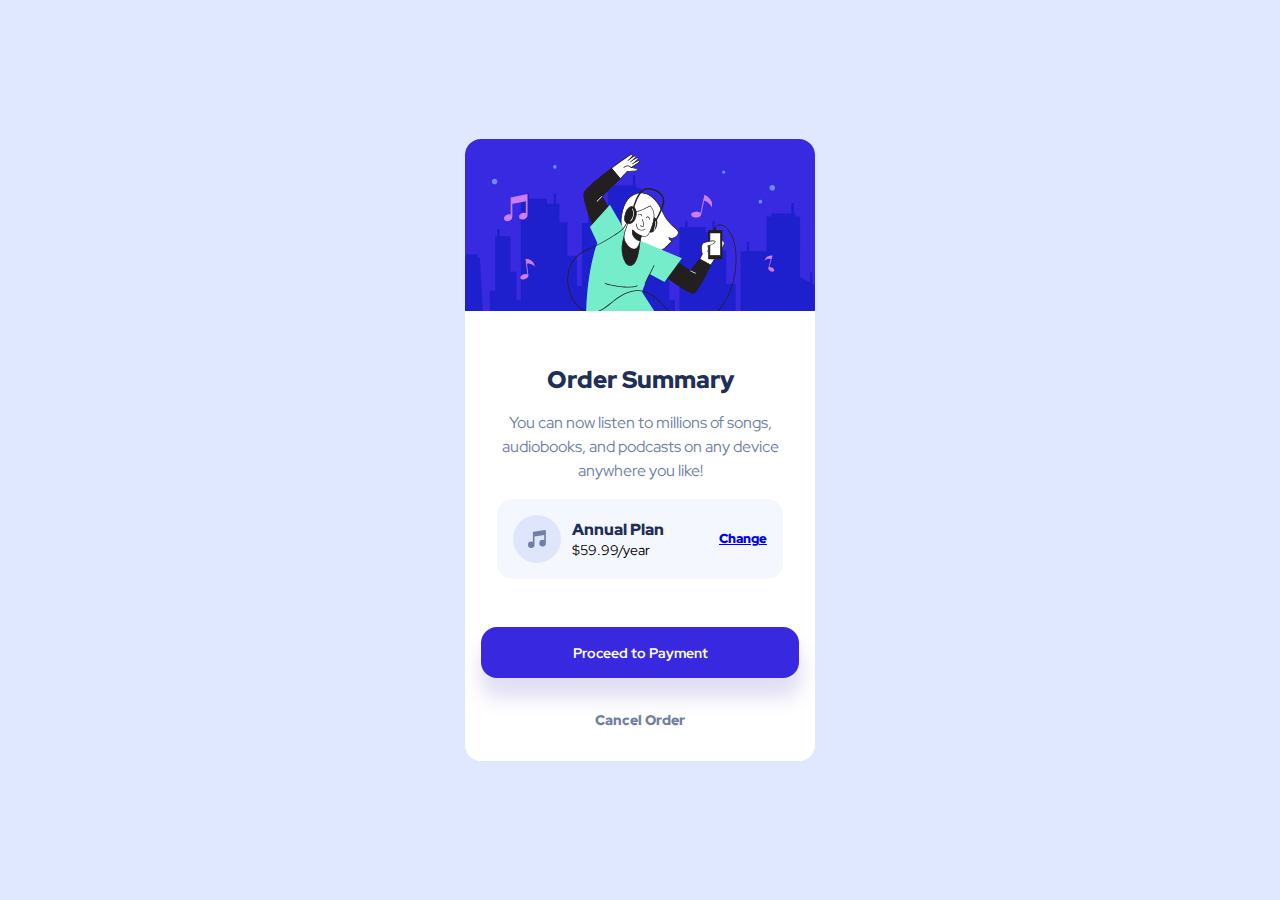
<file: order-summary-component-main/index.html>
<!DOCTYPE html>
<html lang="en">
  <head>
    <meta charset="UTF-8" />
    <meta name="viewport" content="width=device-width, initial-scale=1.0" />
    <!-- displays site properly based on user's device -->

    <link
      rel="icon"
      type="image/png"
      sizes="32x32"
      href="./images/favicon-32x32.png"
    />
    <link rel="stylesheet" href="style.css" />
    <link rel="preconnect" href="https://fonts.googleapis.com" />
    <link rel="preconnect" href="https://fonts.gstatic.com" crossorigin />
    <link
      href="https://fonts.googleapis.com/css2?family=Red+Hat+Display:wght@500;700;900&display=swap"
      rel="stylesheet"
    />

    <title>Frontend Mentor | Order summary card</title>
  </head>
  <body>
    <div class="container">
      <div class="card">
        <div class="card-top">
          <img src="./images/illustration-hero.svg" alt="" />
        </div>

        <div class="content">
          <h2>Order Summary</h2>
          <p>
            You can now listen to millions of songs, audiobooks, and podcasts on
            any device anywhere you like!
          </p>
          <div class="subscribe-container">
            <svg xmlns="http://www.w3.org/2000/svg" width="48" height="48">
              <g fill="none" fill-rule="evenodd">
                <circle cx="24" cy="24" r="24" fill="#DFE6FB" />
                <path
                  fill="#717FA6"
                  fill-rule="nonzero"
                  d="M32.574 15.198a.81.81 0 00-.646-.19L20.581 16.63a.81.81 0 00-.696.803V26.934a3.232 3.232 0 00-1.632-.44A3.257 3.257 0 0015 29.747 3.257 3.257 0 0018.253 33a3.257 3.257 0 003.253-3.253v-8.37l9.726-1.39v5.327a3.232 3.232 0 00-1.631-.441 3.257 3.257 0 00-3.254 3.253 3.257 3.257 0 003.254 3.253 3.257 3.257 0 003.253-3.253V15.81a.81.81 0 00-.28-.613z"
                />
              </g>
            </svg>
            <div class="price-content">
              <h4>Annual Plan</h4>
              <span>$59.99/year</span>
            </div>
            <a href="#">Change</a>
          </div>
        </div>
        <div class="controls">
          <button class="proceed-btn">Proceed to Payment</button>
          <button class="cancel-btn">Cancel Order</button>
        </div>
      </div>
    </div>
  </body>
</html>
</file>
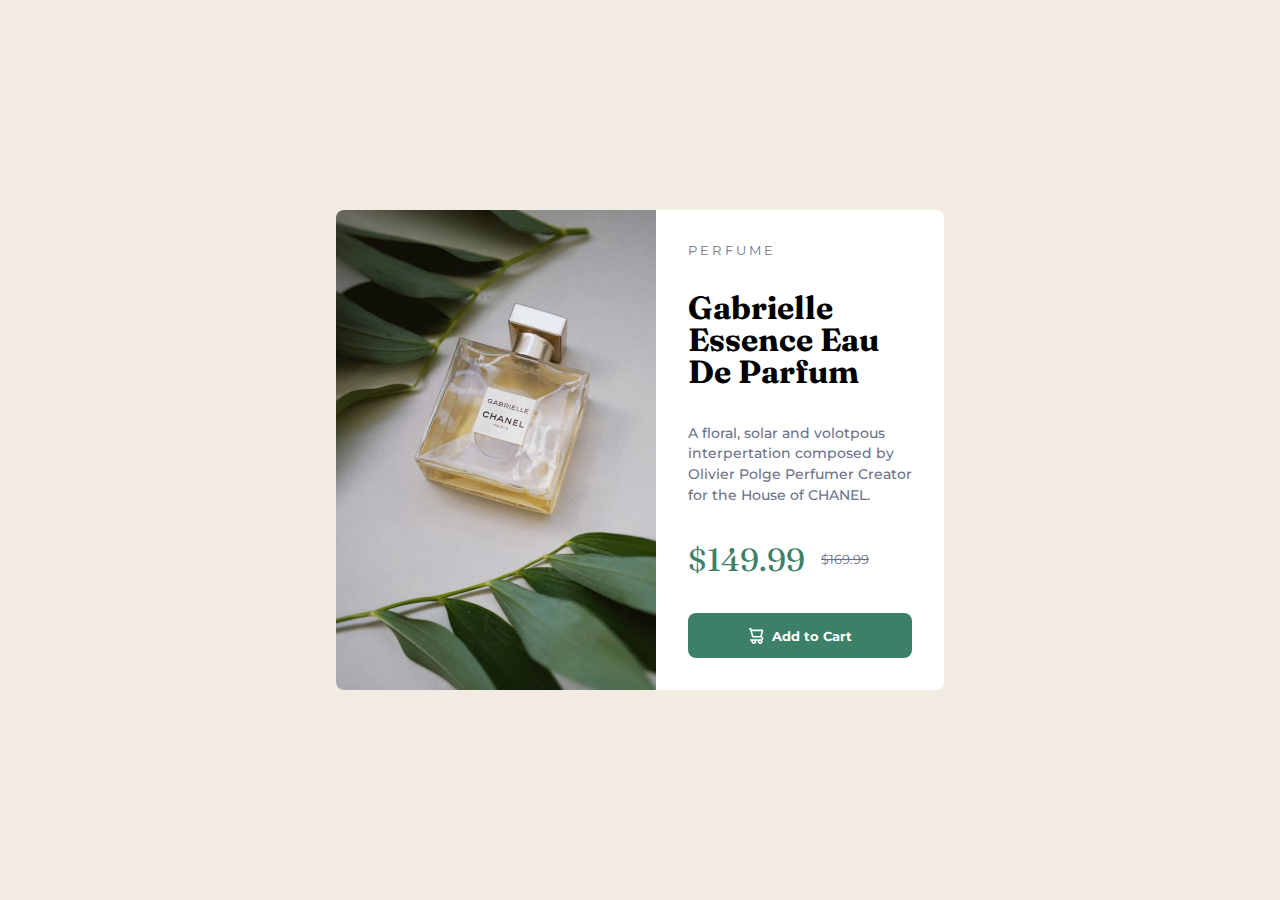
<file: product-preview-card-component-main/index.html>
<!DOCTYPE html>
<html lang="en">
  <head>
    <meta charset="UTF-8" />
    <meta name="viewport" content="width=device-width, initial-scale=1.0" />
    <!-- displays site properly based on user's device -->

    <link
      rel="icon"
      type="image/png"
      sizes="32x32"
      href="./images/favicon-32x32.png"
    />
    <link rel="preconnect" href="https://fonts.googleapis.com" />
    <link rel="preconnect" href="https://fonts.gstatic.com" crossorigin />
    <link
      href="https://fonts.googleapis.com/css2?family=Fraunces:opsz,wght@9..144,700&family=Montserrat:wght@500;700&display=swap"
      rel="stylesheet"
    />

    <link rel="stylesheet" href="style.css" />

    <title>Frontend Mentor | Product preview card component</title>
  </head>
  <body>
    <div class="container">
      <div class="product-card">
        <img
          class="desktop-img"
          src="./images/image-product-desktop.jpg"
          alt=""
        />
        <img
          class="mobile-img"
          src="./images/image-product-mobile.jpg"
          alt="product image"
        />
        <div class="card-content">
          <small class="subheader">Perfume</small>
          <h1>Gabrielle Essence Eau De Parfum</h1>
          <p>
            A floral, solar and volotpous interpertation composed by Olivier
            Polge Perfumer Creator for the House of CHANEL.
          </p>
          <div class="price">
            <span>$149.99</span>
            <small>$169.99</small>
          </div>
          <button class="btn">
            <div class="btn-text">
              <svg width="15" height="16" xmlns="http://www.w3.org/2000/svg">
                <path
                  d="M14.383 10.388a2.397 2.397 0 0 0-1.518-2.222l1.494-5.593a.8.8 0 0 0-.144-.695.8.8 0 0 0-.631-.28H2.637L2.373.591A.8.8 0 0 0 1.598 0H0v1.598h.983l1.982 7.4a.8.8 0 0 0 .799.59h8.222a.8.8 0 0 1 0 1.599H1.598a.8.8 0 1 0 0 1.598h.943a2.397 2.397 0 1 0 4.507 0h1.885a2.397 2.397 0 1 0 4.331-.376 2.397 2.397 0 0 0 1.12-2.021ZM11.26 7.99H4.395L3.068 3.196h9.477L11.26 7.991Zm-6.465 6.392a.8.8 0 1 1 0-1.598.8.8 0 0 1 0 1.598Zm6.393 0a.8.8 0 1 1 0-1.598.8.8 0 0 1 0 1.598Z"
                  fill="#FFF"
                />
              </svg>
              <span>Add to Cart</span>
            </div>
          </button>
        </div>
      </div>
    </div>
  </body>
</html>
</file>
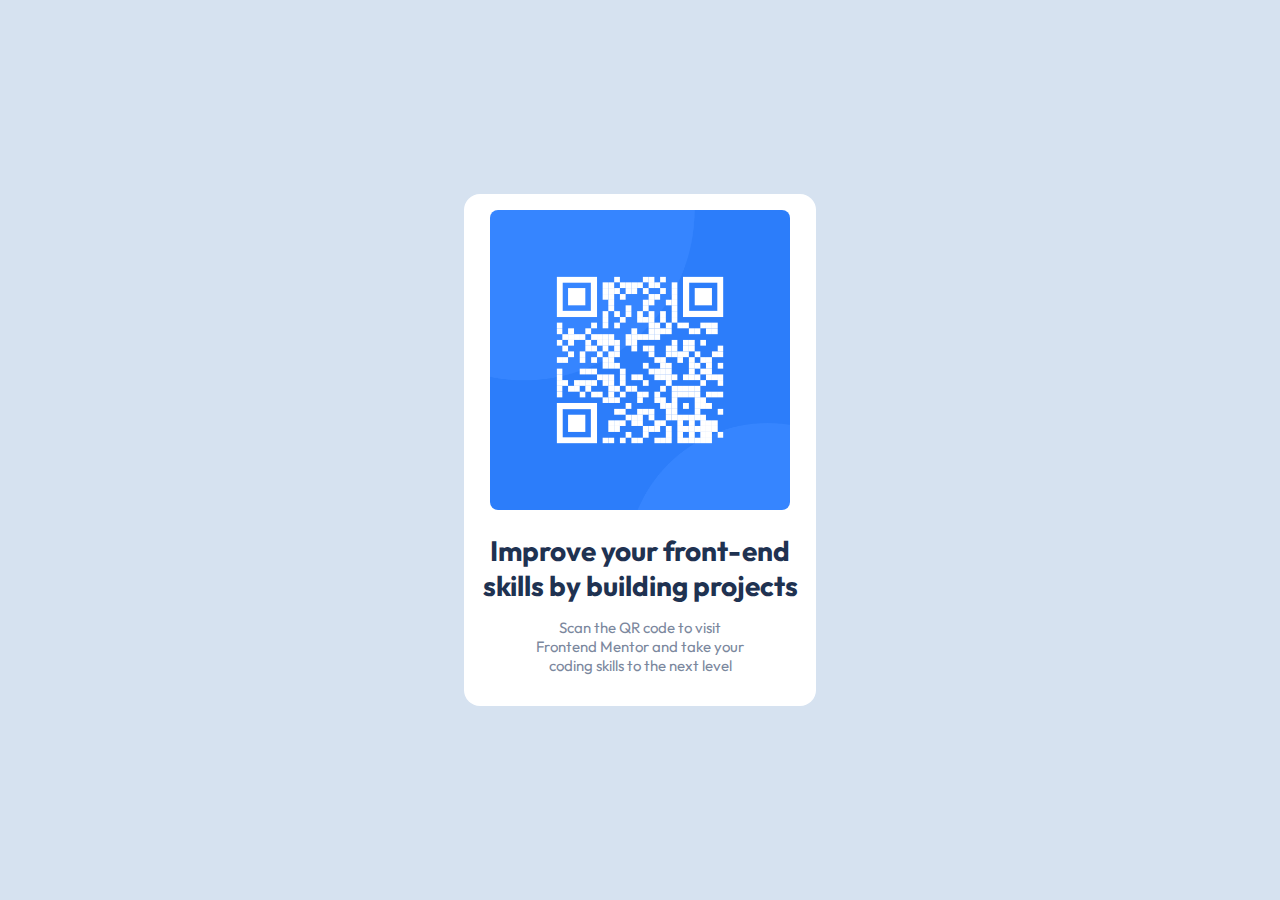
<file: qr-code-component-main/index.html>
<!DOCTYPE html>
<html lang="en">
  <head>
    <meta charset="UTF-8" />
    <meta name="viewport" content="width=device-width, initial-scale=1.0" />
    <!-- displays site properly based on user's device -->

    <link
      rel="icon"
      type="image/png"
      sizes="32x32"
      href="./images/favicon-32x32.png"
    />
    <link rel="stylesheet" href="style.css" />
    <link rel="preconnect" href="https://fonts.googleapis.com" />
    <link rel="preconnect" href="https://fonts.gstatic.com" crossorigin />
    <link
      href="https://fonts.googleapis.com/css2?family=Outfit&display=swap"
      rel="stylesheet"
    />
    <title>Frontend Mentor | QR code component</title>
  </head>
  <body>
    <div class="card">
      <div class="image-container">
        <img src="images/image-qr-code.png" alt="qrcode" />
      </div>
      <div class="content">
        <h1>Improve your front-end skills by building projects</h1>
        <div class="paragraph">
          <p>
            Scan the QR code to visit Frontend Mentor and take your coding
            skills to the next level
          </p>
        </div>
      </div>
    </div>
  </body>
</html>
</file>
<file: order-summary-component-main/style.css>
:root {
    --clr-paleblue: hsl(225, 100%, 94%);
    --clr-brightblue: hsl(245, 75%, 52%);
    --clr-verypaleblue:hsl(225, 100%, 98%);
    --clr-desaturatedblue:hsl(224, 23%, 55%);
    --clr-darkblue: hsl(223, 47%, 23%);
}


* {
    padding: 0;
    margin: 0;
    box-sizing: border-box;
    font-family: 'Red Hat Display', sans-serif;
}

body {
    font-family: 'Red Hat Display', sans-serif;
    background-color: var(--clr-paleblue);
}

p {
    font-size: 1rem;
}

button {
    cursor: pointer;
}
.container {
    display: flex;
    justify-content: center;
    align-items: center;
    min-height: 100vh;
    padding: 1rem;
}

h2 {
    padding: 1rem;
    color: var(--clr-darkblue);
    font-weight: 900;
}

h4 {
    color: var(--clr-darkblue);
    font-weight: 900;
}

.card {
    border-radius: 1rem;
    display: flex;
    flex-direction: column;
    align-items: center;
    max-width: 350px;
    height: fit-content;
    overflow: hidden;
    background-color: white;
}

.card-top {
    width: 100%;
}

.card-top img {
    object-fit: cover;
    max-width: 100%;
}


.content {
    padding: 2rem;
    text-align: center;
}

.content p {
    color: var(--clr-desaturatedblue);
    margin-bottom: 1rem;
    line-height: 1.5rem;
}

.subscribe-container {
    padding: 1rem;
    display: flex;
    max-width: 100%;
    align-items: center;
    border-radius: 1rem;
    background-color: var(--clr-verypaleblue);
}

.subscribe-container a {
    font-size: .8rem;
    font-weight: 900;
}

.subscribe-container a:hover {
    text-decoration: none;
    color: var(--clr-desaturatedblue);
}


.price-content {
    display: flex;
    flex-direction: column;
    align-items: flex-start;
    margin-right: auto;
    margin-left: .7rem;
}

.price-content span {
    font-size: .9rem;
}

.controls {
    display: flex;
    width: 100%;
    gap: 1rem;
    flex-direction: column;
    padding: 1rem;
}

.proceed-btn {
    color: white;
    background-color: var(--clr-brightblue);
    border: none;
    padding: 1rem;
    font-weight: 700;
    font-size: .9rem;
    border-radius: 1rem;
    box-shadow: 1px 19px 19px 1px rgba(74,59,184,0.17);
}

.cancel-btn {
    color: var(--clr-desaturatedblue);
    background-color: transparent;
    border: none;
    padding: 1rem;
    font-weight: 900;
    font-size: .9rem;
}

.proceed-btn:hover {
    background-color: var(--clr-desaturatedblue);
}

.cancel-btn:hover {
    color: var(--clr-darkblue);
}
</file>
<file: product-preview-card-component-main/style.css>
* {
  box-sizing: border-box;
  margin: 0;
  padding: 0;
}

p {
  font-size: 1rem;
}

body {
  background-color: hsl(30deg, 38%, 92%);
}

.container {
  display: flex;
  justify-content: center;
  align-items: center;
  height: 100vh;
}

.product-card {
  display: flex;
  flex-direction: column;
  background-color: hsl(0deg, 0%, 100%);
  max-width: 20rem;
  border-radius: 0.5rem;
  overflow: hidden;
}
@media (min-width: 740px) {
  .product-card {
    flex-direction: row;
    max-width: 38rem;
    height: 30rem;
  }
}
.product-card img {
  object-fit: cover;
}
.product-card .desktop-img {
  display: none;
}
@media (min-width: 740px) {
  .product-card .desktop-img {
    display: block;
  }
}
.product-card .mobile-img {
  display: block;
}
@media (min-width: 740px) {
  .product-card .mobile-img {
    display: none;
  }
}
.product-card .card-content {
  padding: 1.3em;
  display: flex;
  flex-direction: column;
  gap: 1rem;
}
@media (min-width: 740px) {
  .product-card .card-content {
    padding: 2rem;
    justify-content: space-between;
  }
}
.product-card .card-content h1 {
  line-height: 2rem;
  font-family: "Fraunces", serif;
}
.product-card .card-content p {
  font-family: "Montserrat", sans-serif;
  font-weight: 500;
  font-size: 0.85rem;
  line-height: 1.3rem;
  color: hsl(228deg, 12%, 48%);
}
.product-card .card-content > small {
  text-transform: uppercase;
  letter-spacing: 0.2rem;
  font-family: "Montserrat", sans-serif;
  color: hsl(228deg, 12%, 48%);
}
.product-card .price {
  display: flex;
  align-items: center;
  gap: 1rem;
}
.product-card .price span {
  font-size: 2rem;
  font-family: "Fraunces", serif;
  color: hsl(158deg, 36%, 37%);
}
.product-card .price small {
  text-decoration: line-through;
  color: hsl(228deg, 12%, 48%);
  font-family: "Montserrat", sans-serif;
}
.product-card .btn {
  display: flex;
  align-items: center;
  justify-content: center;
  padding: 0.9rem;
  font-family: "Montserrat", sans-serif;
  font-weight: 700;
  color: hsl(0deg, 0%, 100%);
  background-color: hsl(158deg, 36%, 37%);
  border: none;
  border-radius: 0.5rem;
}
.product-card .btn .btn-text {
  display: flex;
  align-items: center;
  gap: 0.5rem;
}

/*# sourceMappingURL=style.css.map */
</file>
<file: qr-code-component-main/style.css>
body {
  background-color: hsl(212deg, 45%, 89%);
  font-family: "Outfit", sans-serif;
  font-size: 15px;
  margin: 0;
  padding: 0;
  display: flex;
  justify-content: center;
  align-items: center;
  height: 100vh;
}

h1 {
  font-size: 28px;
  font-weight: 700;
  color: hsl(218deg, 44%, 22%);
  text-align: center;
  margin-bottom: auto;
}

.card {
  background-color: hsl(0deg, 0%, 100%);
  max-width: 20rem;
  display: flex;
  flex-direction: column;
  justify-content: center;
  align-items: center;
  border-radius: 1rem;
  padding: 1rem;
}

.image-container img {
  object-fit: cover;
  min-width: 100%;
  border-radius: 0.5rem;
  height: 300px;
}

.content {
  display: flex;
  flex-direction: column;
  align-items: center;
}

.paragraph {
  width: 70%;
  color: hsl(220deg, 15%, 55%);
  text-align: center;
}

/*# sourceMappingURL=style.css.map */
</file>
